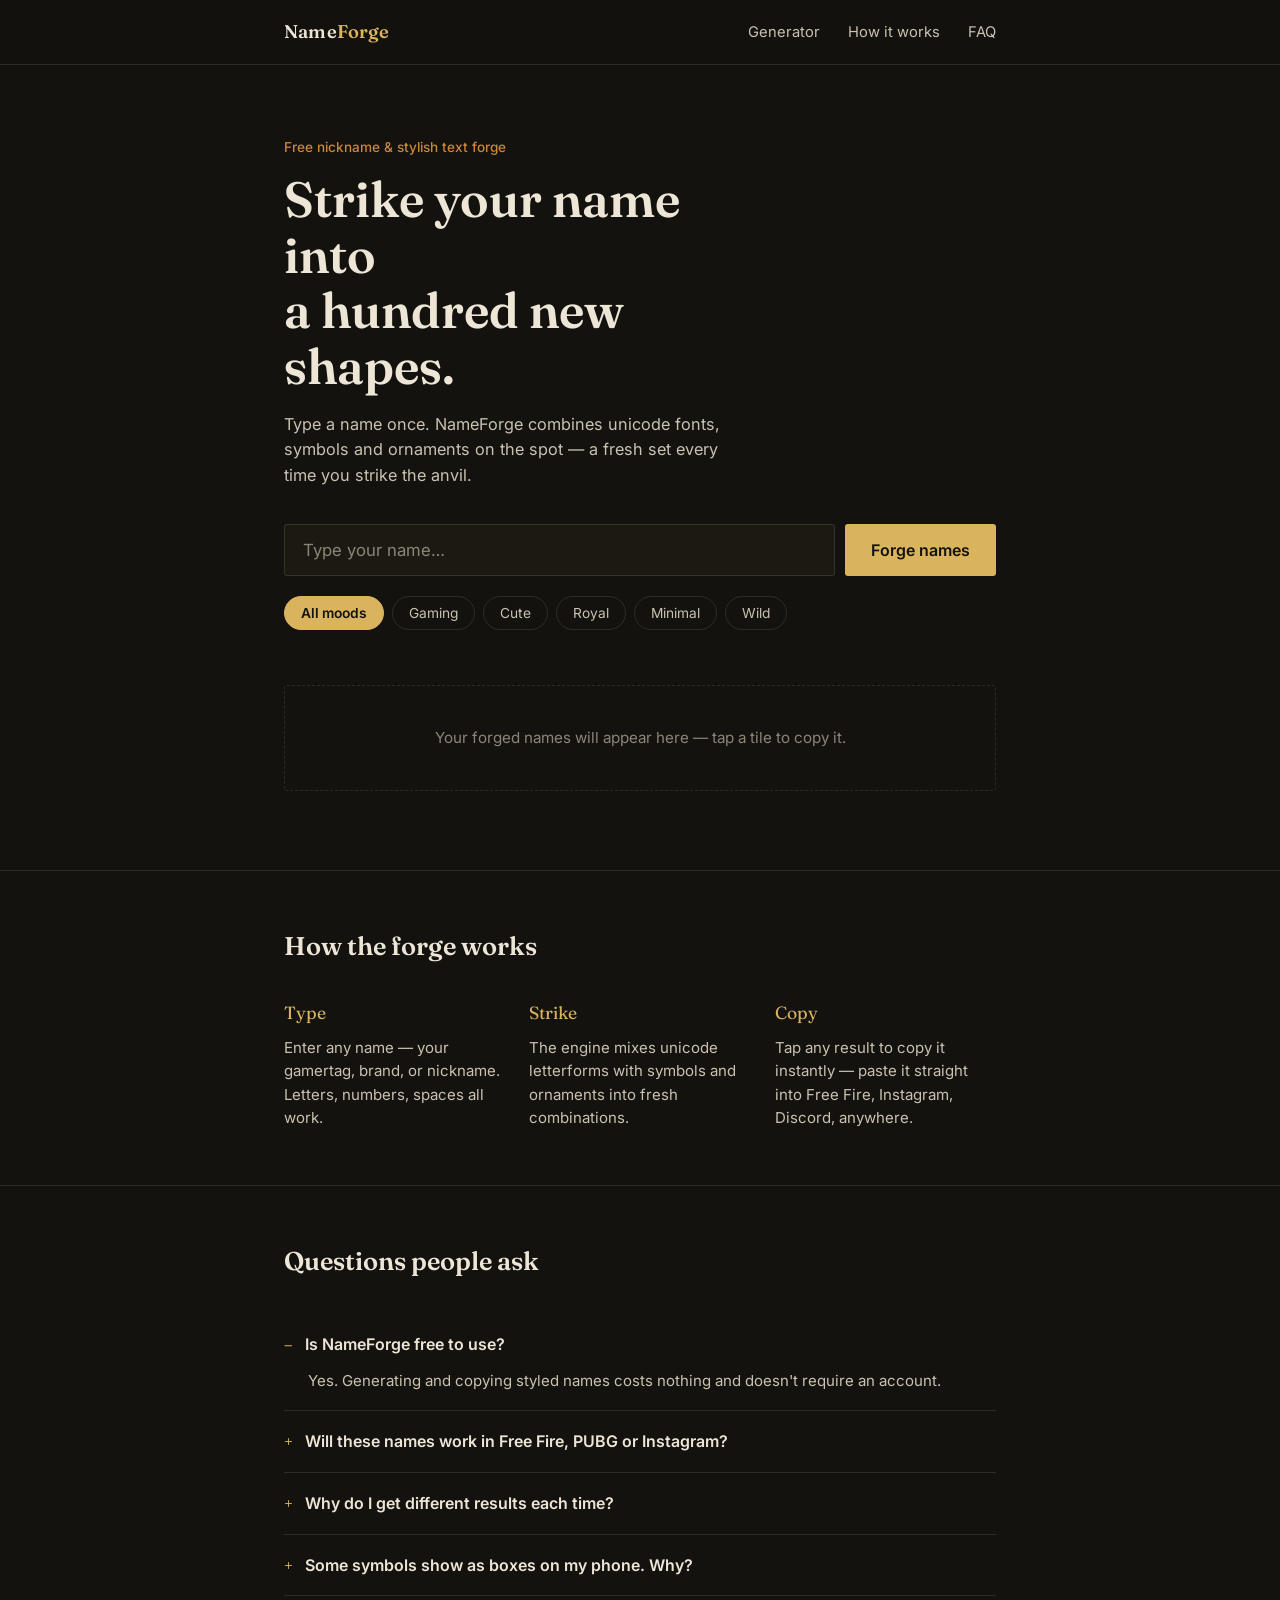
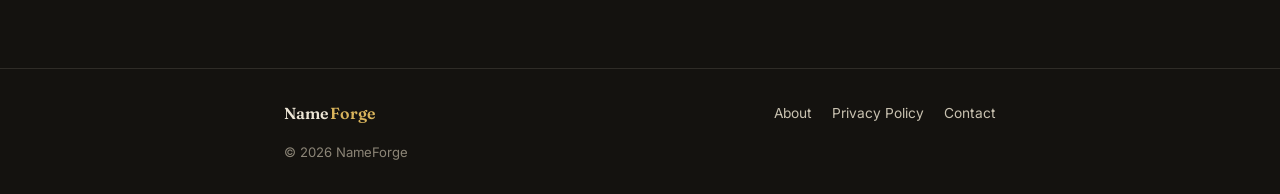
<file: index.html>
<!DOCTYPE html>
<html lang="en">
<head>
<meta charset="UTF-8">
<meta name="viewport" content="width=device-width, initial-scale=1.0">
<title>NameForge — Turn your name into stylish symbols &amp; fonts</title>
<meta name="description" content="Type any name and NameForge forges hundreds of fresh stylish combinations with symbols and unicode fonts — for Free Fire, PUBG, Instagram bios and gaming tags. Free, instant, no sign-up.">
<link rel="preconnect" href="https://fonts.googleapis.com">
<link href="https://fonts.googleapis.com/css2?family=Fraunces:opsz,wght@9..144,500;9..144,600;9..144,700&family=Inter:wght@400;500;600;700&display=swap" rel="stylesheet">
<link rel="stylesheet" href="style.css">
</head>
<body>

<header class="site-header">
  <div class="wrap site-header__inner">
    <a href="/" class="wordmark">Name<span>Forge</span></a>
    <nav class="nav">
      <a href="#generator">Generator</a>
      <a href="#how">How it works</a>
      <a href="#faq">FAQ</a>
    </nav>
  </div>
</header>

<main>

  <section class="hero" id="generator">
    <div class="wrap hero__inner">
      <p class="hero__kicker">Free nickname &amp; stylish text forge</p>
      <h1 class="hero__title">Strike your name into<br>a hundred new shapes.</h1>
      <p class="hero__sub">Type a name once. NameForge combines unicode fonts, symbols and ornaments on the spot — a fresh set every time you strike the anvil.</p>

      <div class="forge">
        <input
          id="nameInput"
          class="forge__input"
          type="text"
          maxlength="24"
          placeholder="Type your name…"
          autocomplete="off"
        >
        <button id="forgeBtn" class="forge__btn">Forge names</button>
      </div>

      <div class="chips" role="group" aria-label="Style mood">
        <button class="chip chip--active" data-mood="all">All moods</button>
        <button class="chip" data-mood="gaming">Gaming</button>
        <button class="chip" data-mood="cute">Cute</button>
        <button class="chip" data-mood="royal">Royal</button>
        <button class="chip" data-mood="minimal">Minimal</button>
        <button class="chip" data-mood="wild">Wild</button>
      </div>
    </div>
  </section>

  <section class="result-section">
    <div class="wrap">
      <p id="emptyState" class="empty-state">Your forged names will appear here — tap a tile to copy it.</p>
      <div id="results" class="results"></div>
    </div>
  </section>

  <section class="how" id="how">
    <div class="wrap">
      <h2 class="section-title">How the forge works</h2>
      <div class="how__grid">
        <div class="how__step">
          <span class="how__mark">Type</span>
          <p>Enter any name — your gamertag, brand, or nickname. Letters, numbers, spaces all work.</p>
        </div>
        <div class="how__step">
          <span class="how__mark">Strike</span>
          <p>The engine mixes unicode letterforms with symbols and ornaments into fresh combinations.</p>
        </div>
        <div class="how__step">
          <span class="how__mark">Copy</span>
          <p>Tap any result to copy it instantly — paste it straight into Free Fire, Instagram, Discord, anywhere.</p>
        </div>
      </div>
    </div>
  </section>

  <section class="faq" id="faq">
    <div class="wrap">
      <h2 class="section-title">Questions people ask</h2>

      <details class="faq__item" open>
        <summary>Is NameForge free to use?</summary>
        <p>Yes. Generating and copying styled names costs nothing and doesn't require an account.</p>
      </details>

      <details class="faq__item">
        <summary>Will these names work in Free Fire, PUBG or Instagram?</summary>
        <p>Most platforms accept unicode characters in names and bios. A few very long ornament combinations may be trimmed by character limits, so shorter results tend to be the safest bet for in-game names.</p>
      </details>

      <details class="faq__item">
        <summary>Why do I get different results each time?</summary>
        <p>NameForge doesn't pull from a fixed list — it combines fonts and symbols live, so pressing "Forge names" again gives you a new set to choose from.</p>
      </details>

      <details class="faq__item">
        <summary>Some symbols show as boxes on my phone. Why?</summary>
        <p>That means your device's font doesn't include that particular unicode character yet. The text is still valid and will usually display correctly once pasted into apps like Instagram or Free Fire.</p>
      </details>
    </div>
  </section>

</main>

<footer class="site-footer">
  <div class="wrap site-footer__inner">
    <a href="/" class="wordmark wordmark--small">Name<span>Forge</span></a>
    <nav class="footer-nav">
      <a href="about.html">About</a>
      <a href="privacy.html">Privacy Policy</a>
      <a href="contact.html">Contact</a>
    </nav>
    <p class="footer-note">© 2026 NameForge</p>
  </div>
</footer>

<div id="toast" class="toast">Copied to clipboard</div>

<script src="js/data.js"></script>
<script src="js/engine.js"></script>
<script src="js/main.js"></script>
</body>
</html>
</file>
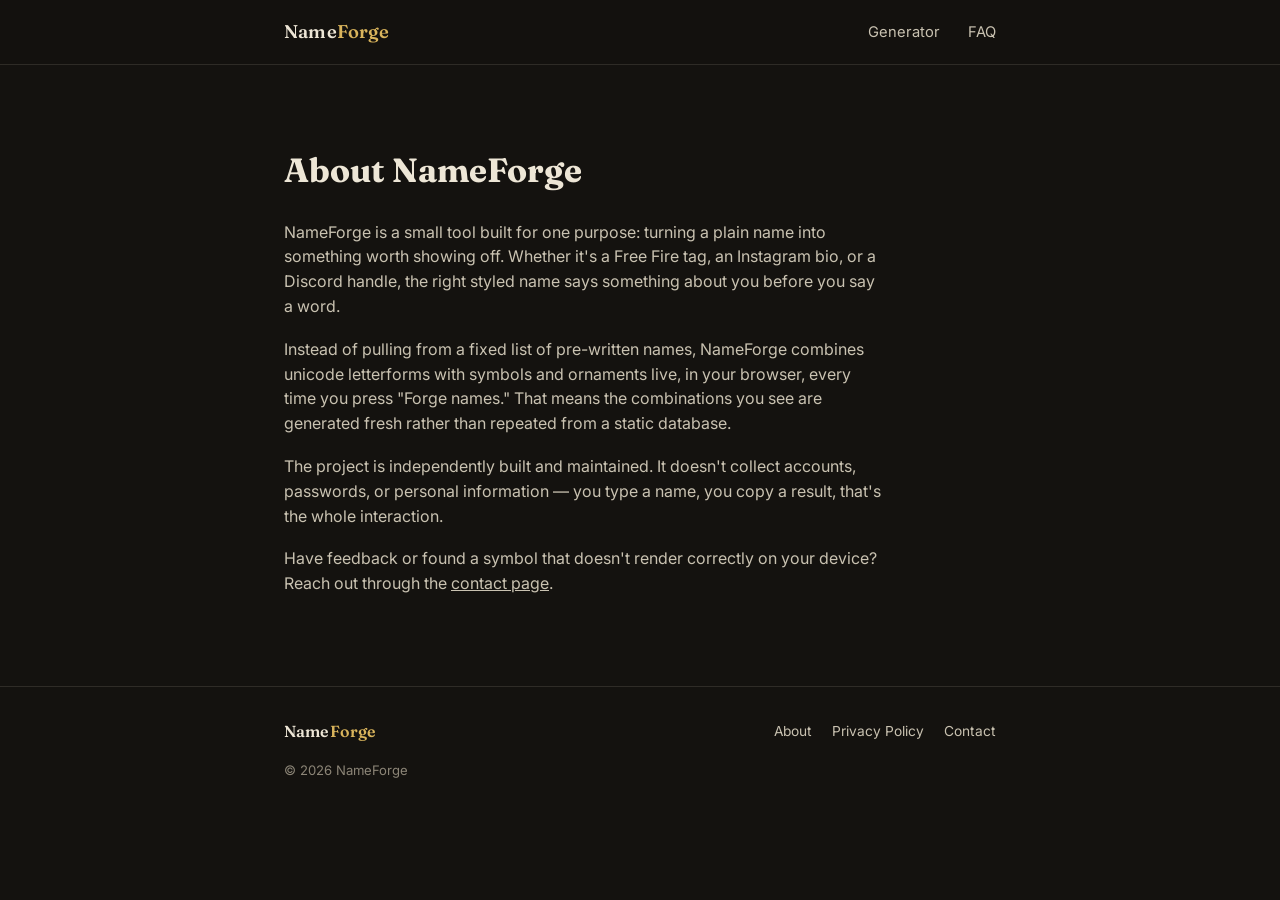
<file: about.html>
<!DOCTYPE html>
<html lang="en">
<head>
<meta charset="UTF-8">
<meta name="viewport" content="width=device-width, initial-scale=1.0">
<title>About — NameForge</title>
<meta name="description" content="What NameForge is, why it exists, and how the name-styling engine works.">
<link rel="preconnect" href="https://fonts.googleapis.com">
<link href="https://fonts.googleapis.com/css2?family=Fraunces:opsz,wght@9..144,500;9..144,600;9..144,700&family=Inter:wght@400;500;600;700&display=swap" rel="stylesheet">
<link rel="stylesheet" href="style.css">
<style>
  .page { padding: 56px 0 72px; }
  .page h1 { font-family: var(--font-display); font-size: 2.1rem; margin-bottom: 24px; }
  .page p { color: var(--parchment-dim); font-size: 1rem; max-width: 60ch; margin-bottom: 18px; }
</style>
</head>
<body>

<header class="site-header">
  <div class="wrap site-header__inner">
    <a href="index.html" class="wordmark">Name<span>Forge</span></a>
    <nav class="nav">
      <a href="index.html#generator">Generator</a>
      <a href="index.html#faq">FAQ</a>
    </nav>
  </div>
</header>

<main class="page">
  <div class="wrap">
    <h1>About NameForge</h1>
    <p>NameForge is a small tool built for one purpose: turning a plain name into something worth showing off. Whether it's a Free Fire tag, an Instagram bio, or a Discord handle, the right styled name says something about you before you say a word.</p>
    <p>Instead of pulling from a fixed list of pre-written names, NameForge combines unicode letterforms with symbols and ornaments live, in your browser, every time you press "Forge names." That means the combinations you see are generated fresh rather than repeated from a static database.</p>
    <p>The project is independently built and maintained. It doesn't collect accounts, passwords, or personal information — you type a name, you copy a result, that's the whole interaction.</p>
    <p>Have feedback or found a symbol that doesn't render correctly on your device? Reach out through the <a href="contact.html">contact page</a>.</p>
  </div>
</main>

<footer class="site-footer">
  <div class="wrap site-footer__inner">
    <a href="index.html" class="wordmark wordmark--small">Name<span>Forge</span></a>
    <nav class="footer-nav">
      <a href="about.html">About</a>
      <a href="privacy.html">Privacy Policy</a>
      <a href="contact.html">Contact</a>
    </nav>
    <p class="footer-note">© 2026 NameForge</p>
  </div>
</footer>

</body>
</html>
</file>
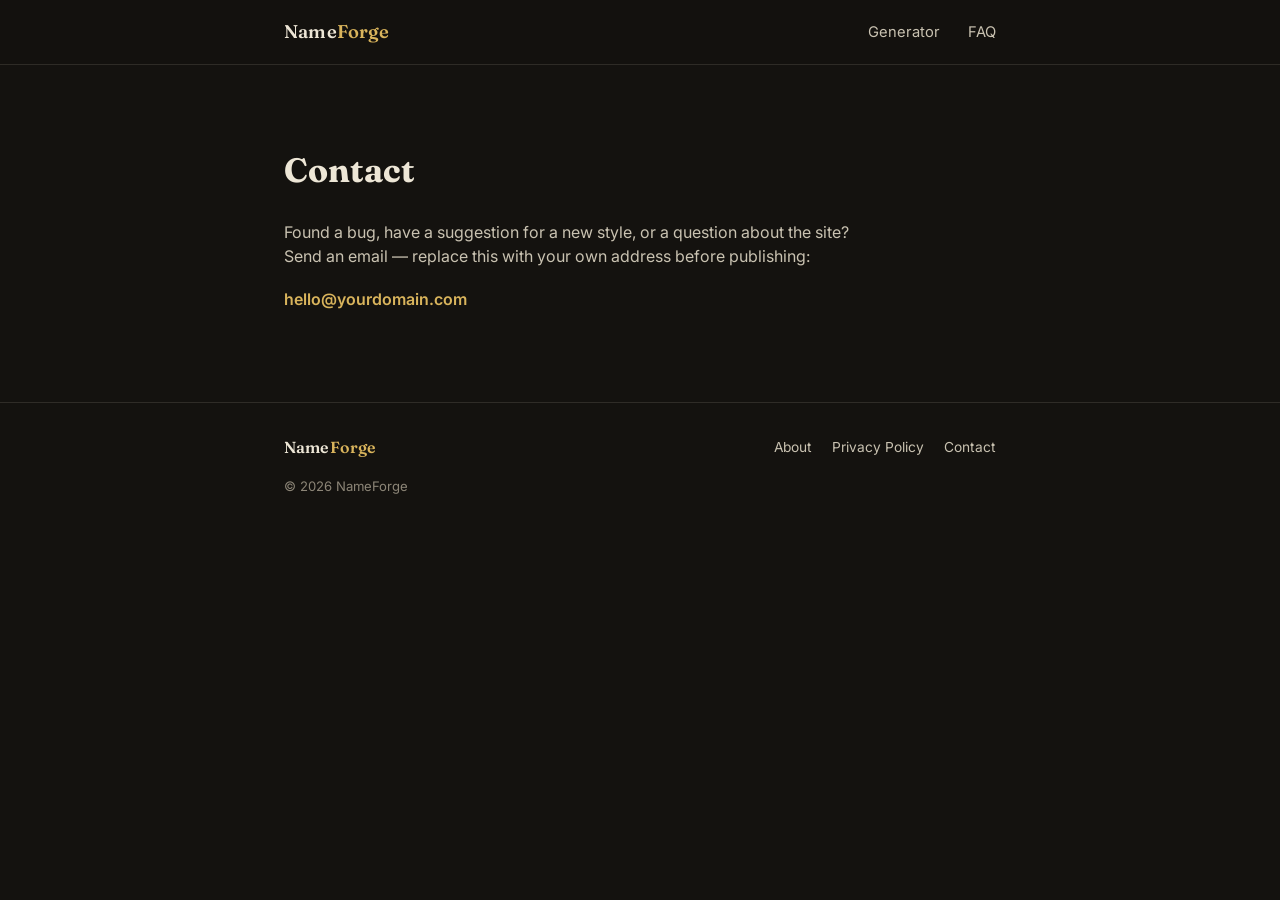
<file: contact.html>
<!DOCTYPE html>
<html lang="en">
<head>
<meta charset="UTF-8">
<meta name="viewport" content="width=device-width, initial-scale=1.0">
<title>Contact — NameForge</title>
<meta name="description" content="Get in touch with the NameForge team.">
<link rel="preconnect" href="https://fonts.googleapis.com">
<link href="https://fonts.googleapis.com/css2?family=Fraunces:opsz,wght@9..144,500;9..144,600;9..144,700&family=Inter:wght@400;500;600;700&display=swap" rel="stylesheet">
<link rel="stylesheet" href="style.css">
<style>
  .page { padding: 56px 0 72px; }
  .page h1 { font-family: var(--font-display); font-size: 2.1rem; margin-bottom: 24px; }
  .page p { color: var(--parchment-dim); font-size: 1rem; max-width: 60ch; margin-bottom: 18px; }
  .page a.email { color: var(--brass); font-weight: 600; text-decoration: none; }
</style>
</head>
<body>

<header class="site-header">
  <div class="wrap site-header__inner">
    <a href="index.html" class="wordmark">Name<span>Forge</span></a>
    <nav class="nav">
      <a href="index.html#generator">Generator</a>
      <a href="index.html#faq">FAQ</a>
    </nav>
  </div>
</header>

<main class="page">
  <div class="wrap">
    <h1>Contact</h1>
    <p>Found a bug, have a suggestion for a new style, or a question about the site? Send an email — replace this with your own address before publishing:</p>
    <p><a class="email" href="mailto:hello@yourdomain.com">hello@yourdomain.com</a></p>
  </div>
</main>

<footer class="site-footer">
  <div class="wrap site-footer__inner">
    <a href="index.html" class="wordmark wordmark--small">Name<span>Forge</span></a>
    <nav class="footer-nav">
      <a href="about.html">About</a>
      <a href="privacy.html">Privacy Policy</a>
      <a href="contact.html">Contact</a>
    </nav>
    <p class="footer-note">© 2026 NameForge</p>
  </div>
</footer>

</body>
</html>
</file>
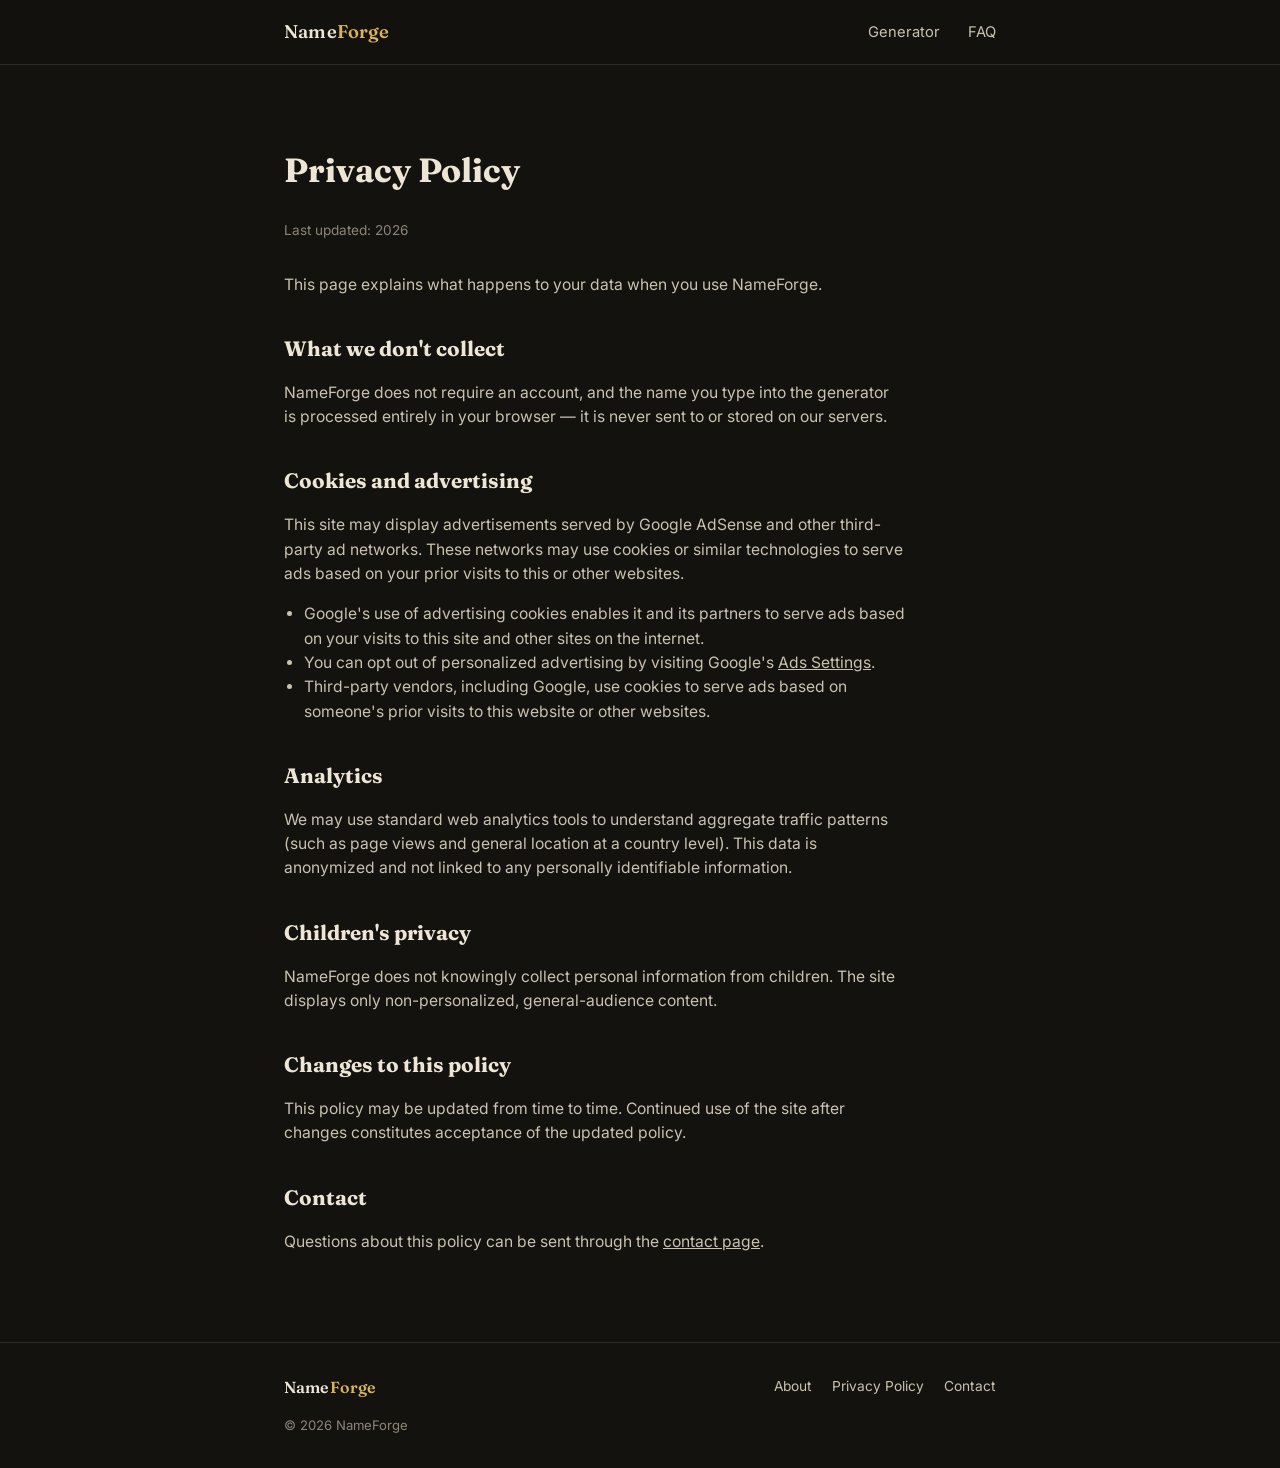
<file: privacy.html>
<!DOCTYPE html>
<html lang="en">
<head>
<meta charset="UTF-8">
<meta name="viewport" content="width=device-width, initial-scale=1.0">
<title>Privacy Policy — NameForge</title>
<meta name="description" content="NameForge privacy policy: what data is collected, how cookies and advertising work on this site.">
<link rel="preconnect" href="https://fonts.googleapis.com">
<link href="https://fonts.googleapis.com/css2?family=Fraunces:opsz,wght@9..144,500;9..144,600;9..144,700&family=Inter:wght@400;500;600;700&display=swap" rel="stylesheet">
<link rel="stylesheet" href="style.css">
<style>
  .page { padding: 56px 0 72px; }
  .page h1 { font-family: var(--font-display); font-size: 2.1rem; margin-bottom: 24px; }
  .page h2 { font-family: var(--font-display); font-size: 1.3rem; margin: 36px 0 12px; }
  .page p, .page li { color: var(--parchment-dim); font-size: 0.98rem; max-width: 62ch; }
  .page ul { padding-left: 20px; }
  .page .updated { color: var(--muted); font-size: 0.85rem; margin-bottom: 32px; }
</style>
</head>
<body>

<header class="site-header">
  <div class="wrap site-header__inner">
    <a href="index.html" class="wordmark">Name<span>Forge</span></a>
    <nav class="nav">
      <a href="index.html#generator">Generator</a>
      <a href="index.html#faq">FAQ</a>
    </nav>
  </div>
</header>

<main class="page">
  <div class="wrap">
    <h1>Privacy Policy</h1>
    <p class="updated">Last updated: 2026</p>

    <p>This page explains what happens to your data when you use NameForge.</p>

    <h2>What we don't collect</h2>
    <p>NameForge does not require an account, and the name you type into the generator is processed entirely in your browser — it is never sent to or stored on our servers.</p>

    <h2>Cookies and advertising</h2>
    <p>This site may display advertisements served by Google AdSense and other third-party ad networks. These networks may use cookies or similar technologies to serve ads based on your prior visits to this or other websites.</p>
    <ul>
      <li>Google's use of advertising cookies enables it and its partners to serve ads based on your visits to this site and other sites on the internet.</li>
      <li>You can opt out of personalized advertising by visiting Google's <a href="https://adssettings.google.com" target="_blank" rel="noopener">Ads Settings</a>.</li>
      <li>Third-party vendors, including Google, use cookies to serve ads based on someone's prior visits to this website or other websites.</li>
    </ul>

    <h2>Analytics</h2>
    <p>We may use standard web analytics tools to understand aggregate traffic patterns (such as page views and general location at a country level). This data is anonymized and not linked to any personally identifiable information.</p>

    <h2>Children's privacy</h2>
    <p>NameForge does not knowingly collect personal information from children. The site displays only non-personalized, general-audience content.</p>

    <h2>Changes to this policy</h2>
    <p>This policy may be updated from time to time. Continued use of the site after changes constitutes acceptance of the updated policy.</p>

    <h2>Contact</h2>
    <p>Questions about this policy can be sent through the <a href="contact.html">contact page</a>.</p>
  </div>
</main>

<footer class="site-footer">
  <div class="wrap site-footer__inner">
    <a href="index.html" class="wordmark wordmark--small">Name<span>Forge</span></a>
    <nav class="footer-nav">
      <a href="about.html">About</a>
      <a href="privacy.html">Privacy Policy</a>
      <a href="contact.html">Contact</a>
    </nav>
    <p class="footer-note">© 2026 NameForge</p>
  </div>
</footer>

</body>
</html>
</file>
<file: style.css>
/* ============================================================
   NameForge — Stylesheet
   Palette: ink #14120F, ember #C9873B, brass #D9B45C,
            parchment #EDE6D6, muted #8C8577
   Type: Fraunces (display) / Inter (UI + body)
   ============================================================ */

:root {
  --ink: #14120f;
  --ink-2: #1c1913;
  --ember: #c9873b;
  --brass: #d9b45c;
  --parchment: #ede6d6;
  --parchment-dim: #c9c2b1;
  --muted: #8c8577;
  --line: rgba(237, 230, 214, 0.12);
  --radius: 3px;
  --font-display: "Fraunces", Georgia, serif;
  --font-body: "Inter", system-ui, sans-serif;
}

* { box-sizing: border-box; }

html { scroll-behavior: smooth; }

body {
  margin: 0;
  background: var(--ink);
  color: var(--parchment);
  font-family: var(--font-body);
  line-height: 1.55;
  -webkit-font-smoothing: antialiased;
}

.wrap {
  max-width: 760px;
  margin: 0 auto;
  padding: 0 24px;
}

a { color: inherit; }

/* ---------- Header ---------- */

.site-header {
  border-bottom: 1px solid var(--line);
  position: sticky;
  top: 0;
  background: rgba(20, 18, 15, 0.92);
  backdrop-filter: blur(6px);
  z-index: 10;
}

.site-header__inner {
  display: flex;
  align-items: center;
  justify-content: space-between;
  height: 64px;
}

.wordmark {
  font-family: var(--font-display);
  font-weight: 600;
  font-size: 1.15rem;
  text-decoration: none;
  color: var(--parchment);
  letter-spacing: 0.01em;
}
.wordmark span { color: var(--brass); }
.wordmark--small { font-size: 1rem; }

.nav { display: flex; gap: 28px; }
.nav a {
  font-size: 0.92rem;
  text-decoration: none;
  color: var(--parchment-dim);
  transition: color 0.15s ease;
}
.nav a:hover { color: var(--brass); }

/* ---------- Hero ---------- */

.hero { padding: 72px 0 32px; }

.hero__kicker {
  font-size: 0.85rem;
  color: var(--ember);
  margin: 0 0 14px;
  font-weight: 500;
}

.hero__title {
  font-family: var(--font-display);
  font-weight: 600;
  font-size: clamp(2.1rem, 6vw, 3.1rem);
  line-height: 1.12;
  margin: 0 0 18px;
  color: var(--parchment);
  max-width: 14ch;
}

.hero__sub {
  color: var(--parchment-dim);
  font-size: 1.02rem;
  max-width: 46ch;
  margin: 0 0 36px;
}

.forge {
  display: flex;
  gap: 10px;
  flex-wrap: wrap;
}

.forge__input {
  flex: 1 1 260px;
  background: var(--ink-2);
  border: 1px solid var(--line);
  border-radius: var(--radius);
  color: var(--parchment);
  padding: 15px 18px;
  font-size: 1.05rem;
  font-family: var(--font-body);
  outline: none;
  transition: border-color 0.15s ease;
}
.forge__input::placeholder { color: var(--muted); }
.forge__input:focus { border-color: var(--brass); }

.forge__btn {
  background: var(--brass);
  color: var(--ink);
  border: none;
  border-radius: var(--radius);
  padding: 15px 26px;
  font-family: var(--font-body);
  font-weight: 600;
  font-size: 1rem;
  cursor: pointer;
  transition: background 0.15s ease, transform 0.1s ease;
}
.forge__btn:hover { background: var(--ember); }
.forge__btn:active { transform: scale(0.98); }
.forge__btn:focus-visible,
.forge__input:focus-visible { outline: 2px solid var(--brass); outline-offset: 2px; }

.chips {
  display: flex;
  gap: 8px;
  flex-wrap: wrap;
  margin-top: 20px;
}

.chip {
  background: transparent;
  border: 1px solid var(--line);
  color: var(--parchment-dim);
  padding: 8px 16px;
  border-radius: 999px;
  font-family: var(--font-body);
  font-size: 0.86rem;
  cursor: pointer;
  transition: all 0.15s ease;
}
.chip:hover { border-color: var(--brass); color: var(--parchment); }
.chip--active {
  background: var(--brass);
  border-color: var(--brass);
  color: var(--ink);
  font-weight: 600;
}

/* ---------- Results ---------- */

.result-section { padding: 8px 0 64px; }

.empty-state {
  color: var(--muted);
  font-size: 0.95rem;
  padding: 40px 0;
  text-align: center;
  border: 1px dashed var(--line);
  border-radius: var(--radius);
}

.results {
  display: grid;
  grid-template-columns: repeat(auto-fill, minmax(220px, 1fr));
  gap: 10px;
}

.tile {
  background: var(--ink-2);
  border: 1px solid var(--line);
  border-radius: var(--radius);
  padding: 18px 16px;
  text-align: left;
  cursor: pointer;
  display: flex;
  flex-direction: column;
  gap: 10px;
  font-family: var(--font-body);
  animation: rise 0.3s ease backwards;
  animation-delay: calc(var(--i) * 18ms);
  transition: border-color 0.15s ease, transform 0.1s ease;
}
.tile:hover { border-color: var(--brass); }
.tile:active { transform: scale(0.98); }

.tile__glyph {
  font-size: 1.15rem;
  color: var(--parchment);
  word-break: break-word;
  line-height: 1.4;
}

.tile__copy {
  font-size: 0.78rem;
  color: var(--ember);
  font-weight: 600;
  letter-spacing: 0.02em;
}

@keyframes rise {
  from { opacity: 0; transform: translateY(6px); }
  to { opacity: 1; transform: translateY(0); }
}

@media (prefers-reduced-motion: reduce) {
  .tile { animation: none; }
}

/* ---------- How it works ---------- */

.how { padding: 56px 0; border-top: 1px solid var(--line); }

.section-title {
  font-family: var(--font-display);
  font-weight: 600;
  font-size: 1.6rem;
  margin: 0 0 32px;
}

.how__grid {
  display: grid;
  grid-template-columns: repeat(3, 1fr);
  gap: 24px;
}

.how__mark {
  display: block;
  font-family: var(--font-display);
  font-size: 1.1rem;
  color: var(--brass);
  margin-bottom: 10px;
}

.how__step p {
  color: var(--parchment-dim);
  font-size: 0.94rem;
  margin: 0;
}

@media (max-width: 640px) {
  .how__grid { grid-template-columns: 1fr; gap: 28px; }
}

/* ---------- FAQ ---------- */

.faq { padding: 56px 0 72px; border-top: 1px solid var(--line); }

.faq__item {
  border-bottom: 1px solid var(--line);
  padding: 18px 0;
}
.faq__item summary {
  cursor: pointer;
  font-weight: 600;
  font-size: 1rem;
  list-style: none;
}
.faq__item summary::-webkit-details-marker { display: none; }
.faq__item summary::before {
  content: "+";
  color: var(--brass);
  margin-right: 12px;
  font-family: var(--font-display);
}
.faq__item[open] summary::before { content: "–"; }
.faq__item p {
  color: var(--parchment-dim);
  margin: 12px 0 0 24px;
  font-size: 0.94rem;
}

/* ---------- Footer ---------- */

.site-footer { border-top: 1px solid var(--line); padding: 32px 0; }
.site-footer__inner {
  display: flex;
  align-items: center;
  justify-content: space-between;
  flex-wrap: wrap;
  gap: 16px;
}
.footer-nav { display: flex; gap: 20px; }
.footer-nav a { font-size: 0.86rem; color: var(--parchment-dim); text-decoration: none; }
.footer-nav a:hover { color: var(--brass); }
.footer-note { color: var(--muted); font-size: 0.82rem; margin: 0; width: 100%; order: 3; }

/* ---------- Toast ---------- */

.toast {
  position: fixed;
  bottom: 24px;
  left: 50%;
  transform: translate(-50%, 12px);
  background: var(--brass);
  color: var(--ink);
  font-weight: 600;
  font-size: 0.9rem;
  padding: 12px 22px;
  border-radius: 999px;
  opacity: 0;
  pointer-events: none;
  transition: opacity 0.2s ease, transform 0.2s ease;
}
.toast--show {
  opacity: 1;
  transform: translate(-50%, 0);
}
</file>
